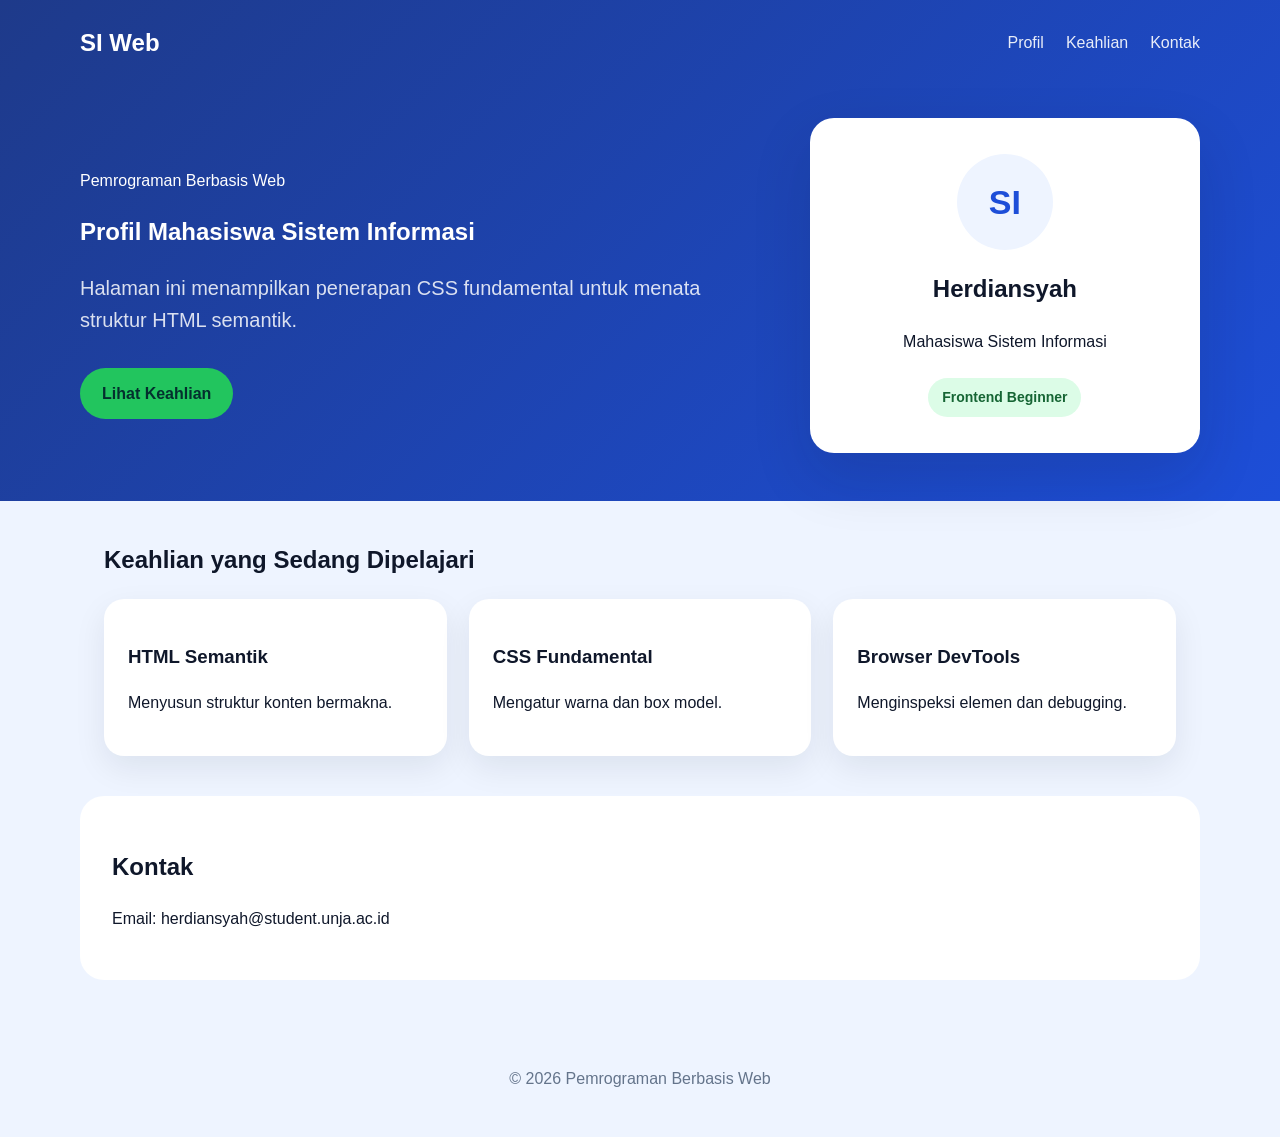
<file: Praktikum_Pweb_Herdiansyah_F1E125053/percobaan-01-profil-mahasiswa/index.html>
<!DOCTYPE html>
<html lang="id">
<head>
<meta charset="UTF-8">
<meta name="viewport" content="width=device-width, initial-scale=1.0">
<title>Profil Mahasiswa Sistem Informasi</title>
<link rel="stylesheet" href="styles.css">
</head>
<body>
<header class="site-header">
  <nav class="navbar" aria-label="Navigasi utama">
    <a class="brand" href="#">SI Web</a>
    <ul class="nav-links">
      <li><a href="#profil">Profil</a></li>
      <li><a href="#keahlian">Keahlian</a></li>
      <li><a href="#kontak">Kontak</a></li>
    </ul>
  </nav>
  <section class="hero" id="profil">
    <div class="hero-text">
      <p class="eyebrow">Pemrograman Berbasis Web</p>
      <h1>Profil Mahasiswa Sistem Informasi</h1>
      <p class="lead">Halaman ini menampilkan penerapan CSS fundamental untuk menata struktur HTML semantik.</p>
      <a class="button" href="#keahlian">Lihat Keahlian</a>
    </div>
    <div class="profile-card">
      <div class="avatar">SI</div>
      <h2>Herdiansyah</h2>
      <p>Mahasiswa Sistem Informasi</p>
      <span>Frontend Beginner</span>
    </div>
  </section>
</header>
<main>
  <section class="section" id="keahlian">
    <h2>Keahlian yang Sedang Dipelajari</h2>
    <div class="grid">
      <article class="card"><h3>HTML Semantik</h3><p>Menyusun struktur konten bermakna.</p></article>
      <article class="card"><h3>CSS Fundamental</h3><p>Mengatur warna dan box model.</p></article>
      <article class="card"><h3>Browser DevTools</h3><p>Menginspeksi elemen dan debugging.</p></article>
    </div>
  </section>
  <section class="section contact" id="kontak">
    <h2>Kontak</h2>
    <p>Email: herdiansyah@student.unja.ac.id</p>
  </section>
</main>
<footer class="footer"><p>&copy; 2026 Pemrograman Berbasis Web</p></footer>
</body>
</html>
</file>
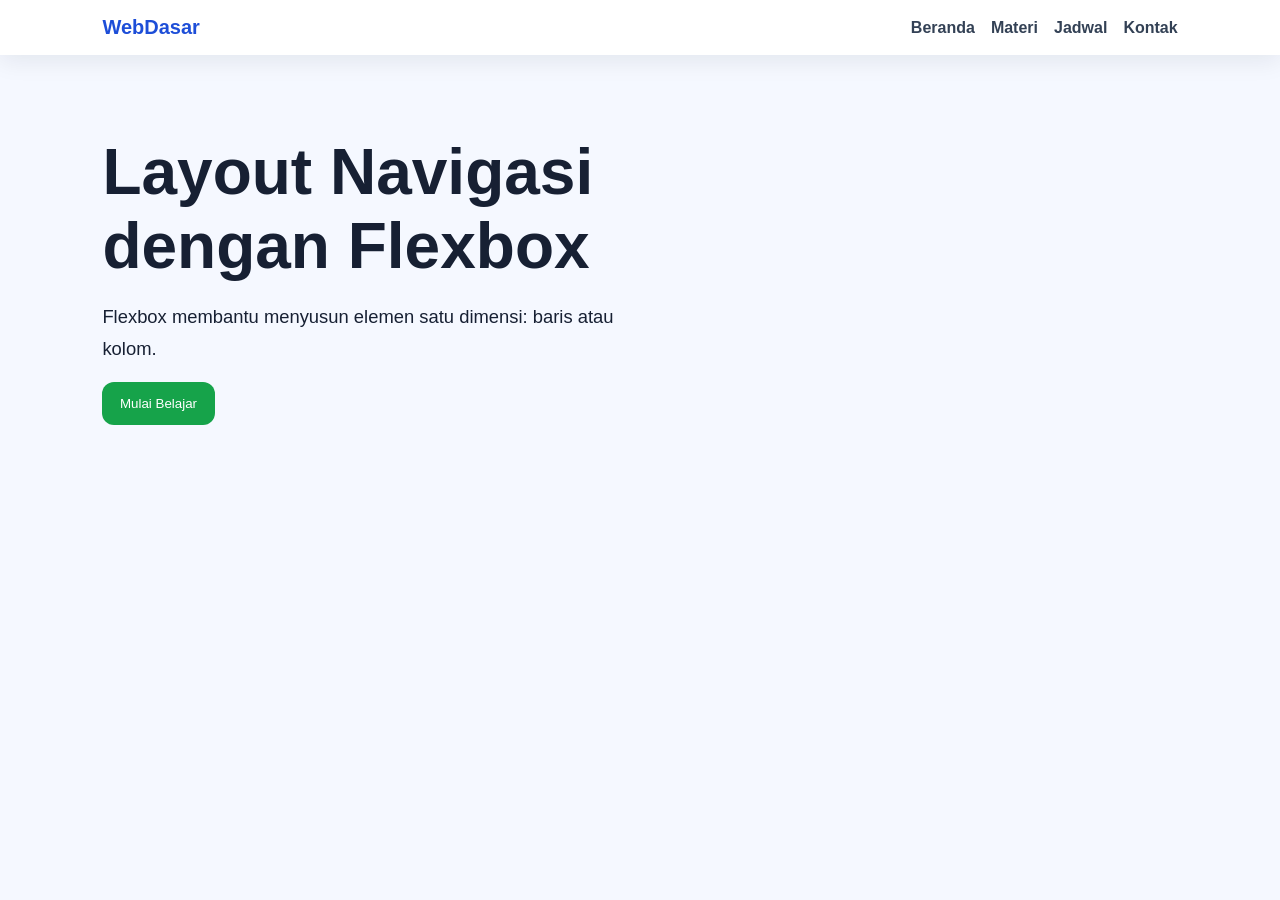
<file: Praktikum_Pweb_Herdiansyah_F1E125053/percobaan-02-flexbox/index.html>
<!DOCTYPE html>
<html lang="id">
<head>
  <meta charset="UTF-8" />
  <meta name="viewport" content="width=device-width, initial-scale=1.0" />
  <title>Contoh Flexbox Navbar</title>
  <link rel="stylesheet" href="style.css" />
</head>
<body>
  <header class="site-header">
    <a class="brand" href="#">WebDasar</a>
    <nav class="nav-menu" aria-label="Menu utama">
      <a href="#">Beranda</a>
      <a href="#">Materi</a>
      <a href="#">Jadwal</a>
      <a href="#">Kontak</a>
    </nav>
  </header>
  <main class="hero">
    <h1>Layout Navigasi dengan Flexbox</h1>
    <p>Flexbox membantu menyusun elemen satu dimensi: baris atau kolom.</p>
    <button>Mulai Belajar</button>
  </main>
</body>
</html>
</file>
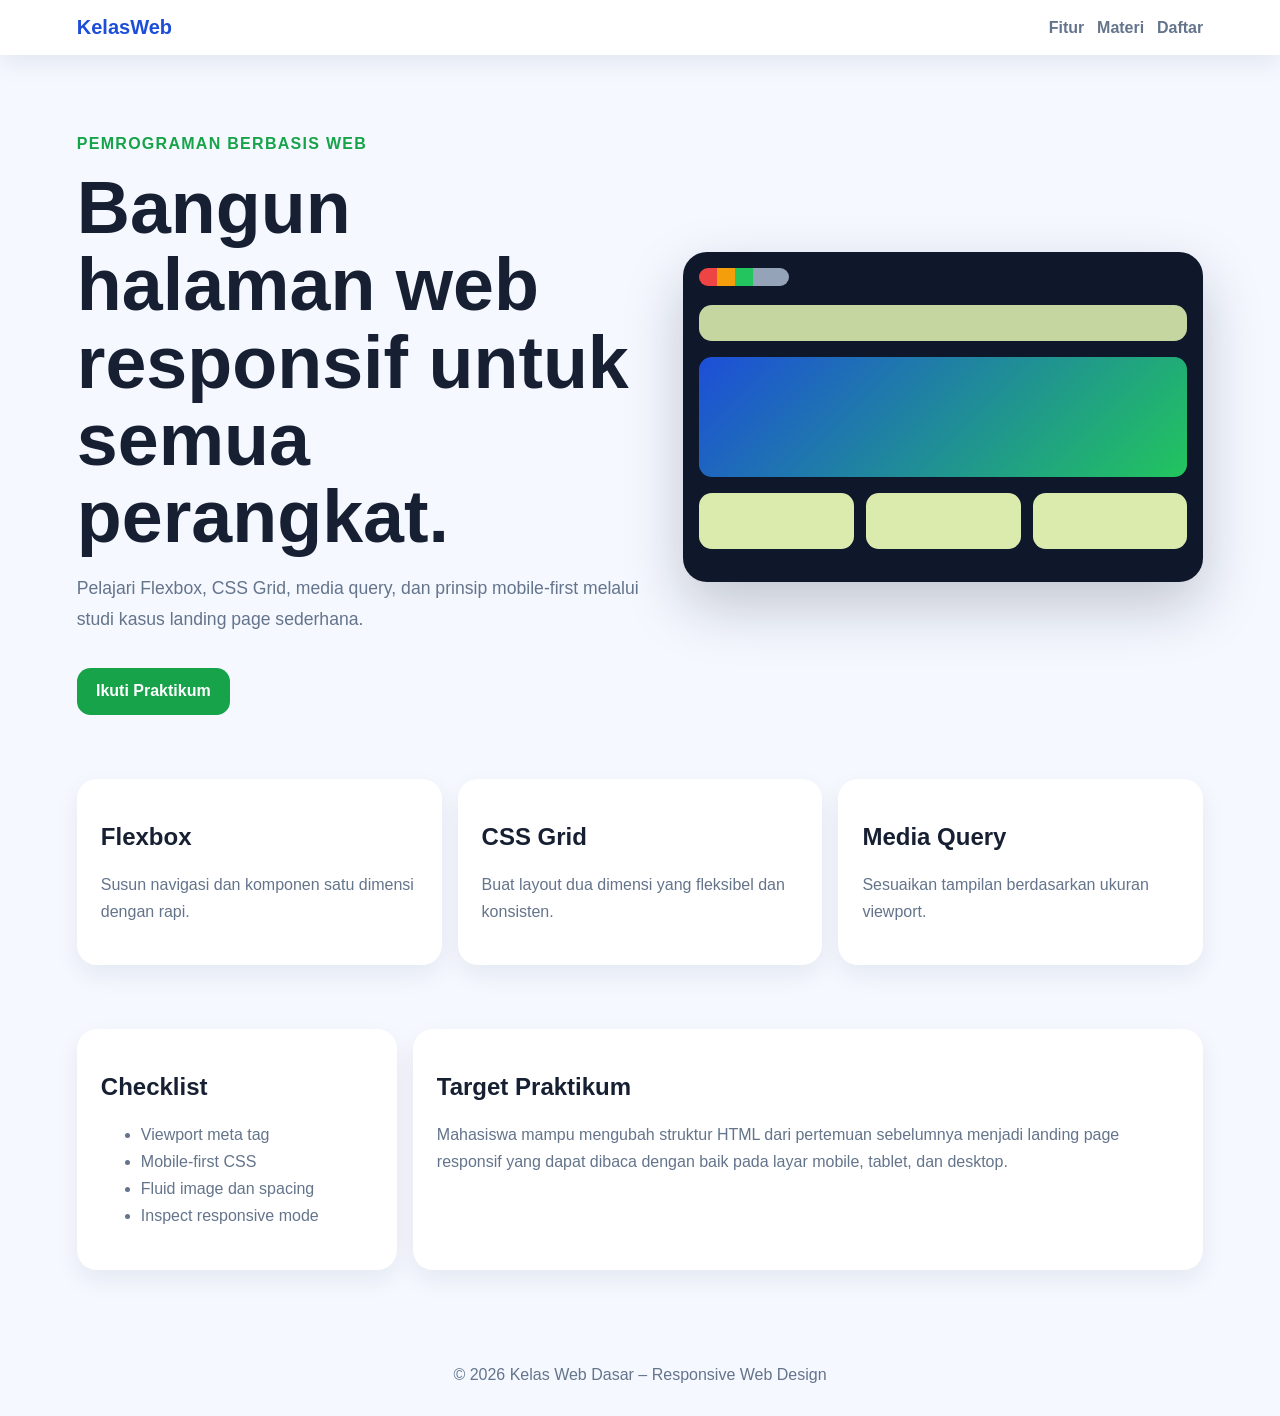
<file: Praktikum_Pweb_Herdiansyah_F1E125053/percobaan-03-responsive-lp/index.html>
<!DOCTYPE html>
<html lang="id">
<head>
  <meta charset="UTF-8" />
  <meta name="viewport" content="width=device-width, initial-scale=1.0" />
  <title>Kelas Web Dasar</title>
  <link rel="stylesheet" href="style.css" />
</head>
<body>
  <header class="topbar">
    <a class="brand" href="#">KelasWeb</a>
    <nav class="nav" aria-label="Menu utama">
      <a href="#fitur">Fitur</a>
      <a href="#materi">Materi</a>
      <a href="#daftar">Daftar</a>
    </nav>
  </header>
  <main>
    <section class="hero">
      <div class="hero-text">
        <p class="eyebrow">Pemrograman Berbasis Web</p>
        <h1>Bangun halaman web responsif untuk semua perangkat.</h1>
        <p class="lead">Pelajari Flexbox, CSS Grid, media query, dan prinsip mobile-first melalui studi kasus landing page sederhana.</p>
        <a class="btn" href="#daftar">Ikuti Praktikum</a>
      </div>
      <div class="device-card" aria-label="Ilustrasi tampilan responsif">
        <div class="browser-bar"></div>
        <div class="mock-nav"></div>
        <div class="mock-hero"></div>
        <div class="mock-grid"><span></span><span></span><span></span></div>
      </div>
    </section>
    <section id="fitur" class="features">
      <article><h2>Flexbox</h2><p>Susun navigasi dan komponen satu dimensi dengan rapi.</p></article>
      <article><h2>CSS Grid</h2><p>Buat layout dua dimensi yang fleksibel dan konsisten.</p></article>
      <article><h2>Media Query</h2><p>Sesuaikan tampilan berdasarkan ukuran viewport.</p></article>
    </section>
    <section id="materi" class="content-layout">
      <aside>
        <h2>Checklist</h2>
        <ul>
          <li>Viewport meta tag</li>
          <li>Mobile-first CSS</li>
          <li>Fluid image dan spacing</li>
          <li>Inspect responsive mode</li>
        </ul>
      </aside>
      <article>
        <h2>Target Praktikum</h2>
        <p>Mahasiswa mampu mengubah struktur HTML dari pertemuan sebelumnya menjadi landing page responsif yang dapat dibaca dengan baik pada layar mobile, tablet, dan desktop.</p>
      </article>
    </section>
  </main>
  <footer id="daftar">© 2026 Kelas Web Dasar – Responsive Web Design</footer>
</body>
</html>
</file>
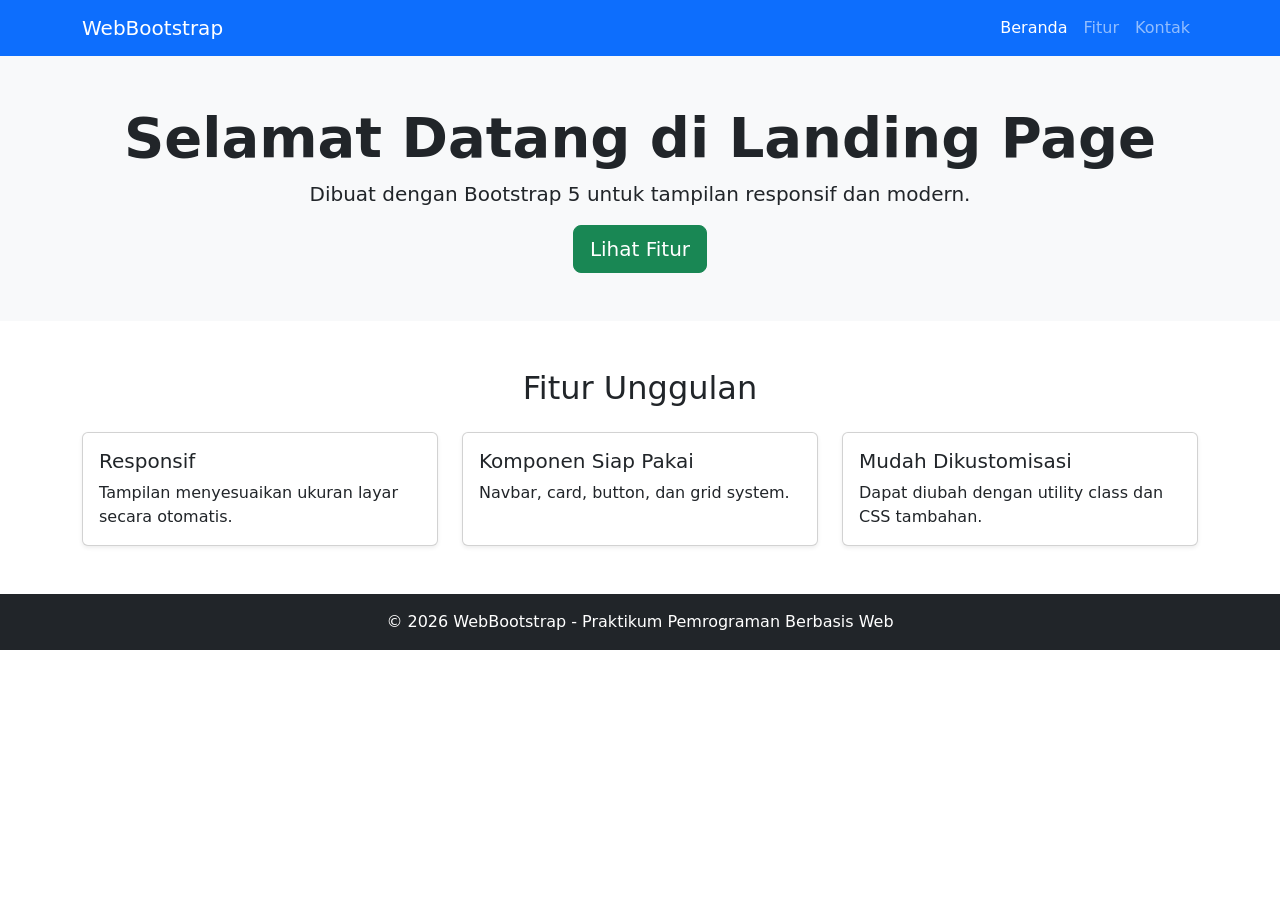
<file: Praktikum_Pweb_Herdiansyah_F1E125053/percobaan-04-bootstrap/index.html>
<!DOCTYPE html>
<html lang="id">
<head>
  <meta charset="UTF-8">
  <meta name="viewport" content="width=device-width, initial-scale=1.0">
  <title>Landing Page Bootstrap 5</title>
  <link href="https://cdn.jsdelivr.net/npm/bootstrap@5.3.3/dist/css/bootstrap.min.css" rel="stylesheet">
</head>
<body>
  <nav class="navbar navbar-expand-lg navbar-dark bg-primary">
    <div class="container">
      <a class="navbar-brand" href="#">WebBootstrap</a>
      <button class="navbar-toggler" type="button" data-bs-toggle="collapse" data-bs-target="#navbarNav">
        <span class="navbar-toggler-icon"></span>
      </button>
      <div class="collapse navbar-collapse" id="navbarNav">
        <ul class="navbar-nav ms-auto">
          <li class="nav-item"><a class="nav-link active" href="#">Beranda</a></li>
          <li class="nav-item"><a class="nav-link" href="#fitur">Fitur</a></li>
          <li class="nav-item"><a class="nav-link" href="#kontak">Kontak</a></li>
        </ul>
      </div>
    </div>
  </nav>

  <section class="bg-light text-center py-5">
    <div class="container">
      <h1 class="display-4 fw-bold">Selamat Datang di Landing Page</h1>
      <p class="lead">Dibuat dengan Bootstrap 5 untuk tampilan responsif dan modern.</p>
      <a href="#fitur" class="btn btn-success btn-lg">Lihat Fitur</a>
    </div>
  </section>

  <section id="fitur" class="py-5">
    <div class="container">
      <h2 class="text-center mb-4">Fitur Unggulan</h2>
      <div class="row g-4">
        <div class="col-md-4">
          <div class="card h-100 shadow-sm">
            <div class="card-body">
              <h5 class="card-title">Responsif</h5>
              <p class="card-text">Tampilan menyesuaikan ukuran layar secara otomatis.</p>
            </div>
          </div>
        </div>
        <div class="col-md-4">
          <div class="card h-100 shadow-sm">
            <div class="card-body">
              <h5 class="card-title">Komponen Siap Pakai</h5>
              <p class="card-text">Navbar, card, button, dan grid system.</p>
            </div>
          </div>
        </div>
        <div class="col-md-4">
          <div class="card h-100 shadow-sm">
            <div class="card-body">
              <h5 class="card-title">Mudah Dikustomisasi</h5>
              <p class="card-text">Dapat diubah dengan utility class dan CSS tambahan.</p>
            </div>
          </div>
        </div>
      </div>
    </div>
  </section>

  <footer id="kontak" class="bg-dark text-white text-center py-3">
    <p class="mb-0">&copy; 2026 WebBootstrap - Praktikum Pemrograman Berbasis Web</p>
  </footer>

  <script src="https://cdn.jsdelivr.net/npm/bootstrap@5.3.3/dist/js/bootstrap.bundle.min.js"></script>
</body>
</html>
</file>
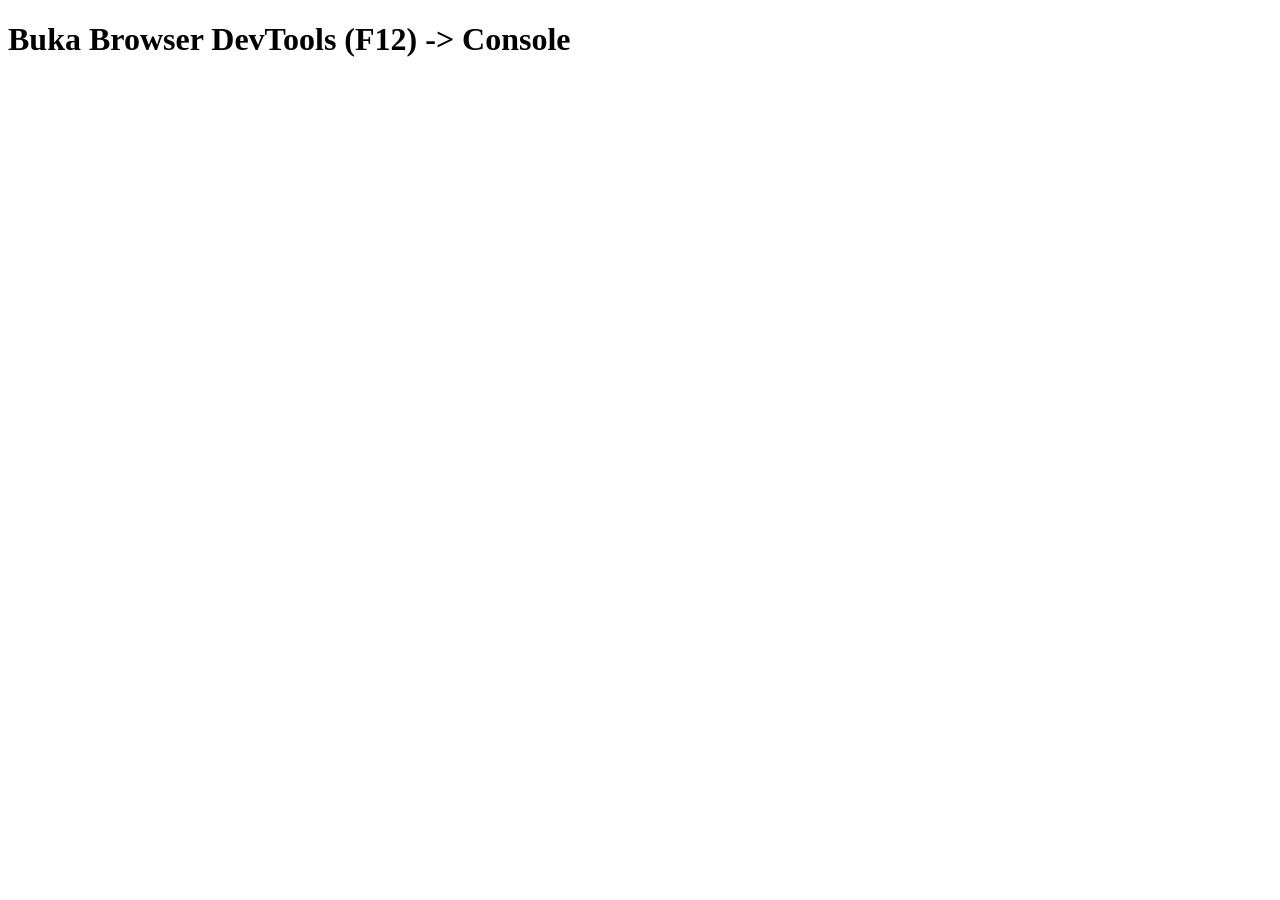
<file: Praktikum_Pweb_Herdiansyah_F1E125053/percobaan-06-console/index.html>
<!DOCTYPE html>
<html lang="id">
<head><meta charset="UTF-8"><title>JS Console Dasar</title></head>
<body>
<h1>Buka Browser DevTools (F12) -> Console</h1>
<script src="script.js"></script>
</body>
</html>
</file>
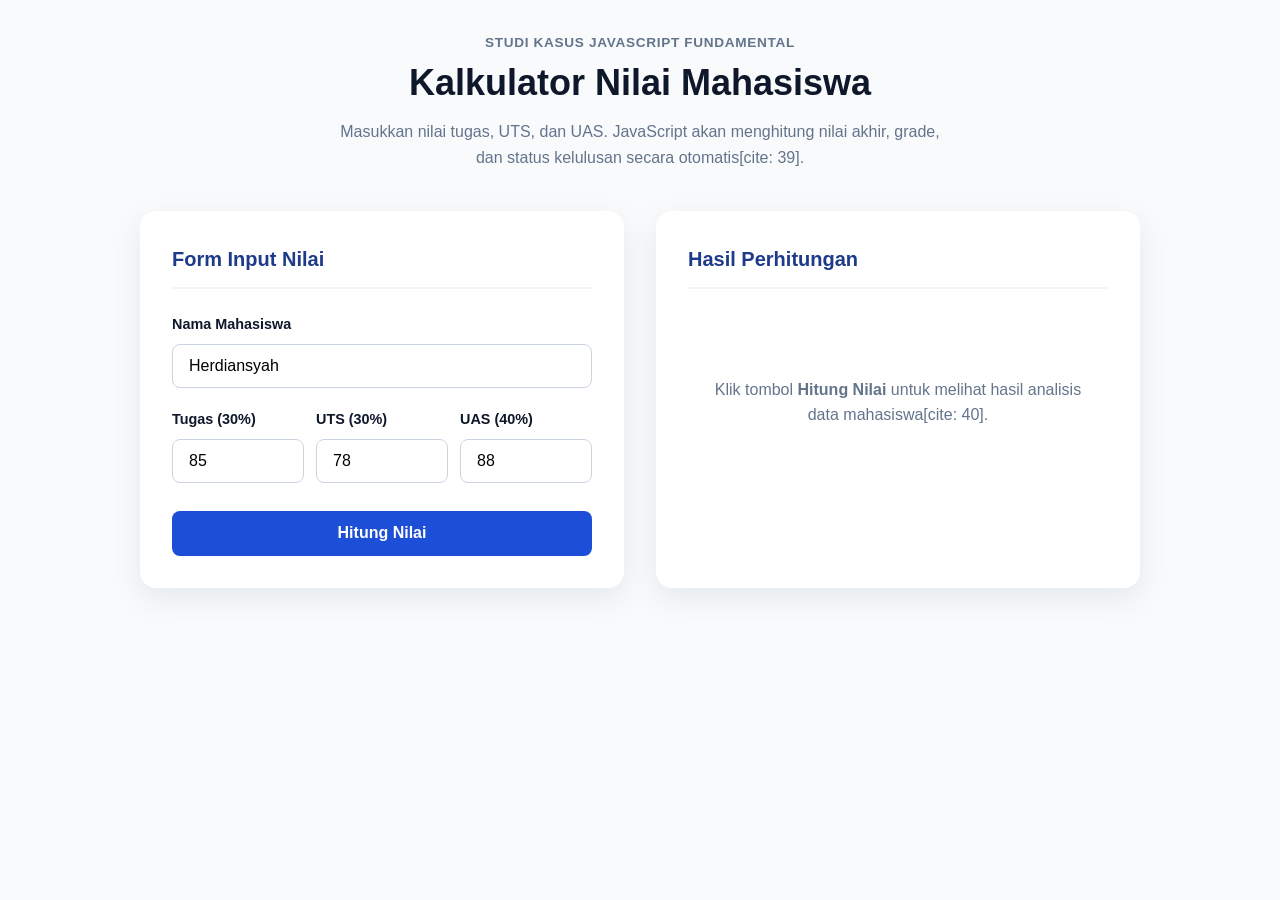
<file: Praktikum_Pweb_Herdiansyah_F1E125053/percobaan-07-kalkulator/index.html>
<!DOCTYPE html>
<html lang="id">
<head>
    <meta charset="UTF-8">
    <meta name="viewport" content="width=device-width, initial-scale=1.0">
    <title>Kalkulator Nilai Mahasiswa - Praktikum Web</title>
    <link rel="stylesheet" href="style.css">
</head>
<body>
    <main class="app-container">
        <!-- Bagian Intro -->
        <section class="intro">
            <p class="eyebrow">Studi Kasus JavaScript Fundamental</p>
            <h1>Kalkulator Nilai Mahasiswa</h1>
            <p>Masukkan nilai tugas, UTS, dan UAS. JavaScript akan menghitung nilai akhir, grade, dan status kelulusan secara otomatis[cite: 39].</p>
        </section>

        <!-- Bagian Panel Utama -->
        <section class="panel-grid">
            <!-- Form Input -->
            <div class="card-box form-card">
                <h2>Form Input Nilai</h2>
                <form id="formNilai">
                    <div class="input-group">
                        <label for="nama">Nama Mahasiswa</label>
                        <input id="nama" type="text" value="Herdiansyah" required>
                    </div>

                    <div class="input-row">
                        <div class="input-group">
                            <label for="tugas">Tugas (30%)</label>
                            <input id="tugas" type="number" min="0" max="100" value="85" required>
                        </div>
                        <div class="input-group">
                            <label for="uts">UTS (30%)</label>
                            <input id="uts" type="number" min="0" max="100" value="78" required>
                        </div>
                        <div class="input-group">
                            <label for="uas">UAS (40%)</label>
                            <input id="uas" type="number" min="0" max="100" value="88" required>
                        </div>
                    </div>

                    <button type="submit" class="btn-submit">Hitung Nilai</button>
                </form>
            </div>

            <!-- Panel Output Hasil -->
            <div class="card-box result-card" id="hasilPanel">
                <h2>Hasil Perhitungan</h2>
                <div class="placeholder-text">
                    <p>Klik tombol <strong>Hitung Nilai</strong> untuk melihat hasil analisis data mahasiswa[cite: 40].</p>
                </div>
            </div>
        </section>
    </main>

    <script src="script.js"></script>
</body>
</html>
</file>
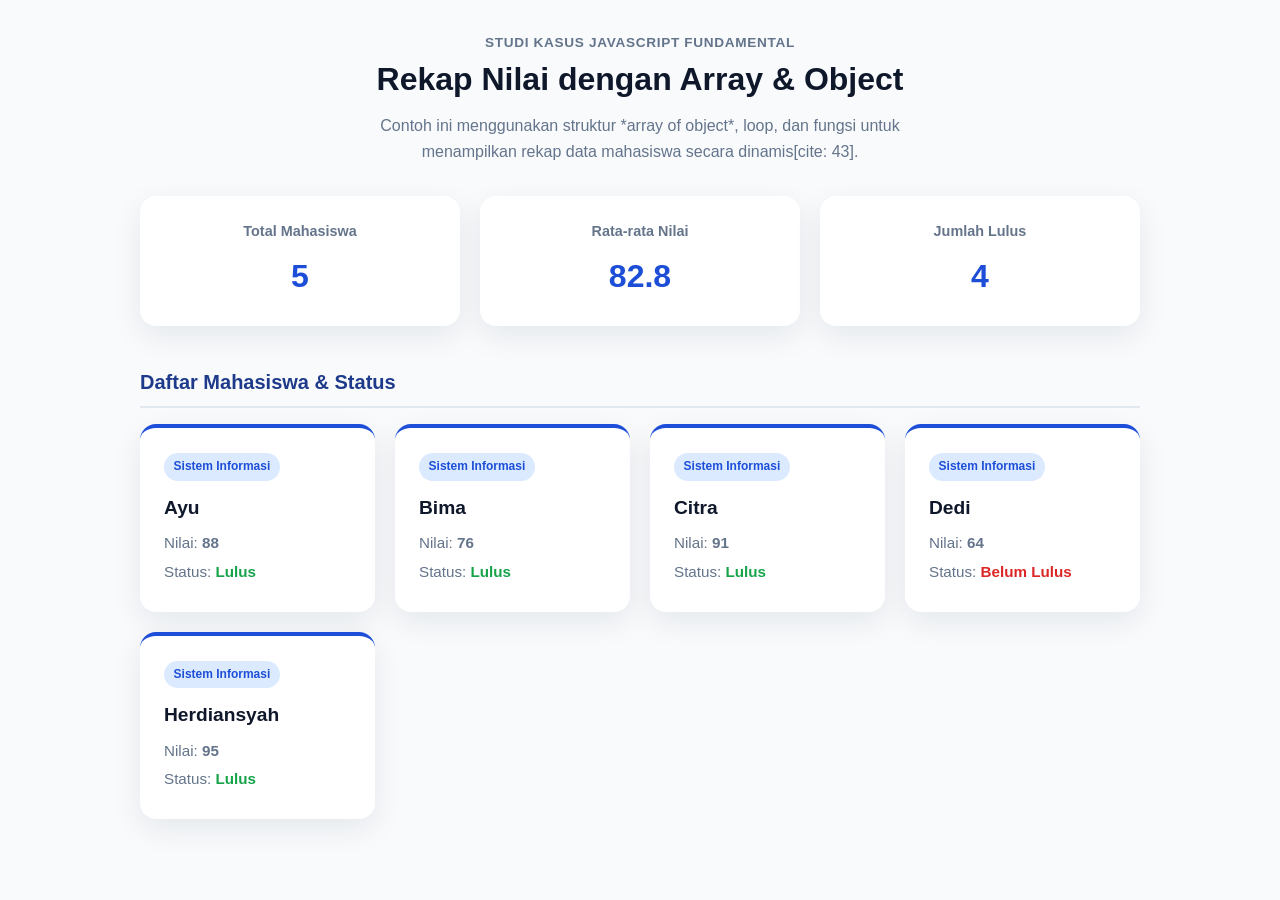
<file: Praktikum_Pweb_Herdiansyah_F1E125053/percobaan-08-array-objek/index.html>
<!DOCTYPE html>
<html lang="id">
<head>
    <meta charset="UTF-8">
    <meta name="viewport" content="width=device-width, initial-scale=1.0">
    <title>Rekap Nilai Mahasiswa (Array & Object)</title>
    <link rel="stylesheet" href="style.css">
</head>
<body>
    <main class="app-container">
        <!-- Bagian Header / Intro -->
        <section class="intro">
            <p class="eyebrow">Studi Kasus JavaScript Fundamental</p>
            <h1>Rekap Nilai dengan Array & Object</h1>
            <p>Contoh ini menggunakan struktur *array of object*, loop, dan fungsi untuk menampilkan rekap data mahasiswa secara dinamis[cite: 43].</p>
        </section>

        <!-- Panel Ringkasan / Statistik -->
        <section id="ringkasan" class="stats-grid">
            <!-- Data ringkasan akan dimasukkan lewat JavaScript -->
        </section>

        <!-- Bagian Daftar Kartu Mahasiswa -->
        <section class="content-section">
            <h2>Daftar Mahasiswa & Status</h2>
            <div id="daftar" class="cards-grid">
                <!-- Kartu mahasiswa akan dirender secara otomatis di sini -->
            </div>
        </section>
    </main>

    <script src="script.js"></script>
</body>
</html>
</file>
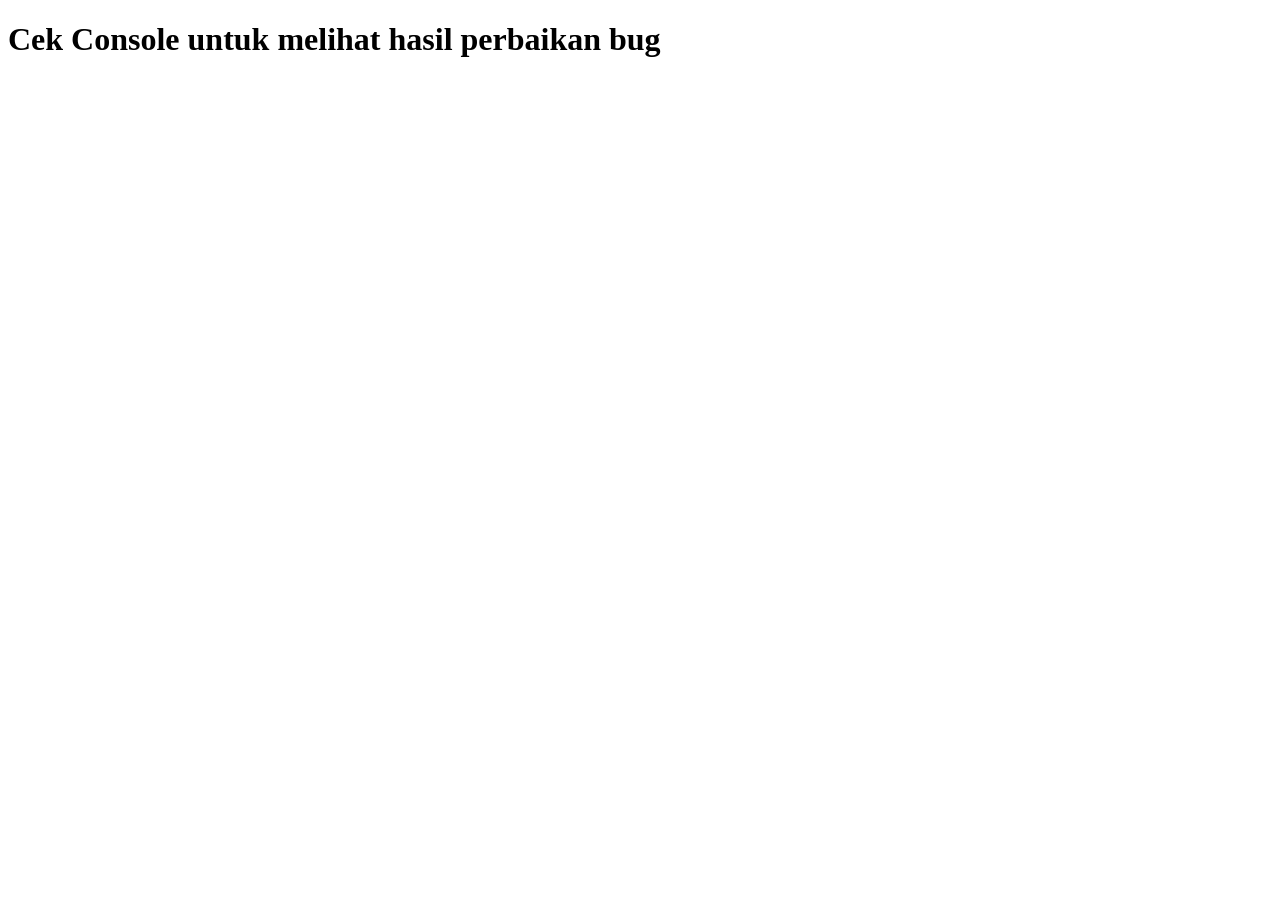
<file: Praktikum_Pweb_Herdiansyah_F1E125053/percobaan-09-debugging/index.html>
<!DOCTYPE html>
<html lang="id">
<head><meta charset="UTF-8"><title>Debugging</title></head>
<body><h1>Cek Console untuk melihat hasil perbaikan bug</h1><script src="script.js"></script></body>
</html>
</file>
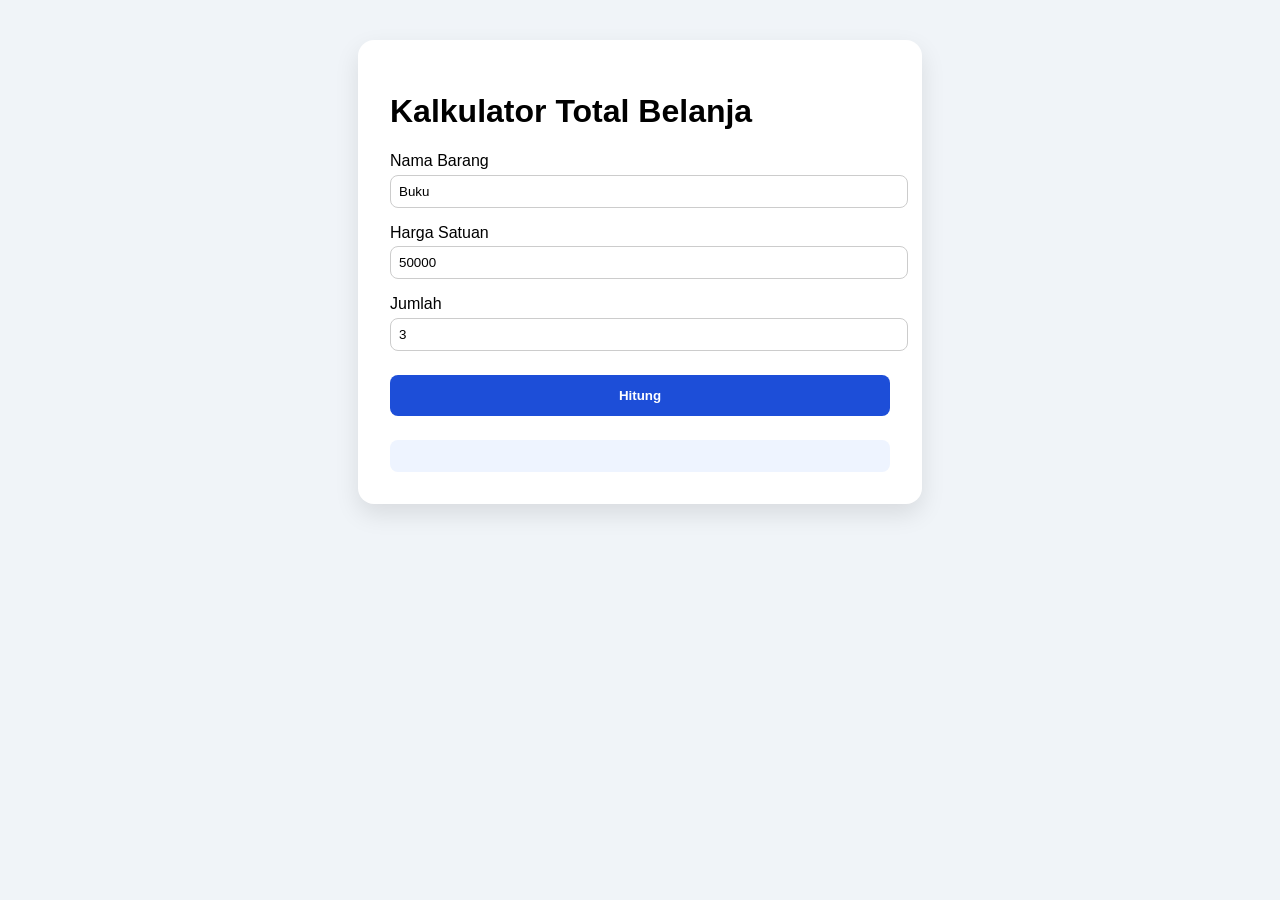
<file: Praktikum_Pweb_Herdiansyah_F1E125053/percobaan-10-latihan/index.html>
<!DOCTYPE html>
<html lang="id">
<head>
  <meta charset="UTF-8">
  <meta name="viewport" content="width=device-width, initial-scale=1.0">
  <title>Kalkulator Total Belanja dan Diskon</title>
  <style>
    body { font-family: Arial, sans-serif; background: #f0f4f8; padding: 2rem; }
    .container { max-width: 500px; margin: 0 auto; background: white; padding: 2rem; border-radius: 1rem; box-shadow: 0 10px 25px rgba(0,0,0,0.1); }
    label { display: block; margin-top: 1rem; }
    input { width: 100%; padding: 0.5rem; margin-top: 0.3rem; border: 1px solid #ccc; border-radius: 0.5rem; }
    button { margin-top: 1.5rem; background: #1d4ed8; color: white; border: none; padding: 0.8rem; border-radius: 0.5rem; width: 100%; font-weight: bold; cursor: pointer; }
    #hasil { margin-top: 1.5rem; padding: 1rem; background: #eef4ff; border-radius: 0.5rem; }
  </style>
</head>
<body>
  <div class="container">
    <h1>Kalkulator Total Belanja</h1>
    <form id="formBelanja">
      <label for="namaBarang">Nama Barang</label>
      <input id="namaBarang" type="text" value="Buku" required>
      <label for="harga">Harga Satuan</label>
      <input id="harga" type="number" min="0" value="50000" required>
      <label for="jumlah">Jumlah</label>
      <input id="jumlah" type="number" min="1" value="3" required>
      <button type="submit">Hitung</button>
    </form>
    <div id="hasil"></div>
  </div>
  <script src="script.js"></script>
</body>
</html>
</file>
<file: Praktikum_Pweb_Herdiansyah_F1E125053/percobaan-01-profil-mahasiswa/styles.css>
:root {
  --primary: #1d4ed8; --primary-dark: #1e3a8a; --accent: #22c55e;
  --text: #0f172a; --muted: #64748b; --surface: #ffffff; --bg: #eef4ff;
  --radius: 24px; --shadow: 0 24px 60px rgba(15, 23, 42, 0.14);
}
* { box-sizing: border-box; }
html { scroll-behavior: smooth; }
body { margin: 0; font-family: Arial, sans-serif; color: var(--text); background: var(--bg); line-height: 1.6; }
.site-header { background: linear-gradient(135deg, var(--primary-dark), var(--primary)); color: white; padding: 24px; }
.navbar { max-width: 1120px; margin: 0 auto; display: flex; align-items: center; justify-content: space-between; }
.brand { font-weight: 800; font-size: 24px; text-decoration: none; color: white; }
.nav-links { list-style: none; display: flex; gap: 22px; padding: 0; margin: 0; }
.nav-links a { text-decoration: none; color: rgba(255,255,255,0.9); }
.hero { max-width: 1120px; margin: 56px auto 24px; display: grid; grid-template-columns: 1.6fr 0.9fr; gap: 36px; align-items: center; }
.lead { max-width: 680px; font-size: 20px; color: rgba(255,255,255,0.84); }
.button { display: inline-block; margin-top: 12px; padding: 13px 22px; background: var(--accent); color: #042f2e; border-radius: 999px; font-weight: 700; text-decoration: none; }
.profile-card { background: var(--surface); color: var(--text); border-radius: var(--radius); padding: 36px; box-shadow: var(--shadow); text-align: center; }
.avatar { width: 96px; height: 96px; margin: 0 auto 18px; display: grid; place-items: center; border-radius: 50%; background: var(--bg); color: var(--primary); font-size: 34px; font-weight: 800; }
.profile-card span { display: inline-block; margin-top: 8px; padding: 8px 14px; background: #dcfce7; color: #166534; border-radius: 999px; font-size: 14px; font-weight: 700; }
.section { max-width: 1120px; margin: 40px auto; padding: 0 24px; }
.grid { display: grid; grid-template-columns: repeat(3, 1fr); gap: 22px; }
.card { background: var(--surface); border-radius: 20px; padding: 24px; box-shadow: 0 12px 32px rgba(15,23,42,0.08); }
.contact { background: white; border-radius: var(--radius); padding: 32px; }
.footer { text-align: center; color: var(--muted); padding: 30px; }
@media (max-width: 760px) {
  .navbar, .nav-links { align-items: flex-start; flex-direction: column; }
  .hero, .grid { grid-template-columns: 1fr; }
}
</file>
<file: Praktikum_Pweb_Herdiansyah_F1E125053/percobaan-02-flexbox/style.css>
* { box-sizing: border-box; }
body { margin: 0; font-family: Arial, sans-serif; background: #f5f8ff; color: #172033; }
.site-header {
  display: flex;
  justify-content: space-between;
  align-items: center;
  gap: 1rem;
  padding: 1rem 8%;
  background: white;
  box-shadow: 0 6px 24px rgba(15, 23, 42, .08);
}
.brand { font-weight: 800; color: #1d4ed8; text-decoration: none; font-size: 1.25rem; }
.nav-menu { display: flex; gap: 1rem; flex-wrap: wrap; }
.nav-menu a { text-decoration: none; color: #334155; font-weight: 600; }
.hero { padding: 5rem 8%; max-width: 760px; }
.hero h1 { font-size: clamp(2rem, 5vw, 4rem); margin: 0 0 1rem; }
.hero p { font-size: 1.15rem; line-height: 1.7; }
button { background: #16a34a; color: white; border: 0; padding: .85rem 1.1rem; border-radius: .75rem; }
@media (max-width: 640px) {
  .site-header { flex-direction: column; align-items: flex-start; }
  .nav-menu { flex-direction: column; }
}
</file>
<file: Praktikum_Pweb_Herdiansyah_F1E125053/percobaan-03-responsive-lp/style.css>
:root {
  --primary: #1d4ed8;
  --accent: #16a34a;
  --text: #172033;
  --muted: #64748b;
  --surface: #ffffff;
  --bg: #f5f8ff;
  --radius: 1.25rem;
}
* { box-sizing: border-box; }
html { scroll-behavior: smooth; }
body { margin: 0; font-family: Arial, sans-serif; background: var(--bg); color: var(--text); }
a { color: inherit; }
.topbar {
  display: flex;
  flex-direction: column;
  align-items: flex-start;
  gap: 1rem;
  padding: 1rem 6%;
  background: var(--surface);
  box-shadow: 0 8px 24px rgb(15, 23, 42, .08);
}
.brand { font-weight: 800; color: var(--primary); text-decoration: none; font-size: 1.25rem; }
.nav { display: flex; flex-direction: column; gap: .8rem; }
.nav a { text-decoration: none; color: var(--muted); font-weight: 700; }
.hero { display: grid; gap: 2rem; align-items: center; padding: 4rem 6%; }
.eyebrow { color: var(--accent); font-weight: 800; text-transform: uppercase; letter-spacing: .08em; }
h1 { font-size: clamp(2.1rem, 8vw, 4.6rem); line-height: 1.05; margin: .4rem 0 1rem; }
.lead { color: var(--muted); font-size: 1.1rem; line-height: 1.75; max-width: 620px; }
.btn { display: inline-block; background: var(--accent); color: white; text-decoration: none; padding: .9rem 1.2rem; border-radius: .85rem; font-weight: 800; margin-top: 1rem; }
.device-card { background: #0f172a; border-radius: 1.5rem; padding: 1rem; min-height: 330px; box-shadow: 0 24px 60px rgb(15, 23, 42, .22); }
.browser-bar { height: 18px; width: 90px; border-radius: 999px; background: linear-gradient(90deg, #ef4444 0 20%, #f59e0b 20% 40%, #22c55e 40% 60%, #94a3b8 60%); margin-bottom: 1.2rem; }
.mock-nav, .mock-hero, .mock-grid span { border-radius: .8rem; background: #dbebae; display: block; }
.mock-nav { height: 36px; opacity: .9; }
.mock-hero { height: 120px; margin: 1rem 0; background: linear-gradient(135deg, #1d4ed8, #22c55e); }
.mock-grid { display: grid; grid-template-columns: 1fr; gap: .75rem; }
.mock-grid span { height: 56px; }
.features { display: grid; grid-template-columns: 1fr; gap: 1rem; padding: 0 6% 4rem; }
.features article, .content-layout > * { background: var(--surface); border-radius: var(--radius); padding: 1.5rem; box-shadow: 0 10px 24px rgb(15, 23, 42, .07); }
.features p, .content-layout p, li { color: var(--muted); line-height: 1.7; }
.content-layout { display: grid; grid-template-columns: 1fr; gap: 1rem; padding: 0 6% 4rem; }
footer { text-align: center; color: var(--muted); padding: 2rem 6%; }
@media (min-width: 700px) {
  .topbar { flex-direction: row; justify-content: space-between; align-items: center; }
  .nav { flex-direction: row; }
  .features { grid-template-columns: repeat(3, 1fr); }
  .mock-grid { grid-template-columns: repeat(3, 1fr); }
}
@media (min-width: 980px) {
  .hero { grid-template-columns: 1.05fr .95fr; min-height: 72vh; }
  .content-layout { grid-template-columns: 320px 1fr; }
}
</file>
<file: Praktikum_Pweb_Herdiansyah_F1E125053/percobaan-07-kalkulator/style.css>
:root {
    --primary: #1d4ed8;
    --primary-dark: #1e3a8a;
    --accent: #22c55e;
    --bg-color: #f8fafc;
    --card-bg: #ffffff;
    --text-main: #0f172a;
    --text-muted: #64748b;
    --radius: 16px;
    --shadow: 0 10px 30px rgba(15, 23, 42, 0.08);
}

* {
    box-sizing: border-box;
}

body {
    margin: 0;
    font-family: 'Segoe UI', Arial, sans-serif;
    background-color: var(--bg-color);
    color: var(--text-main);
    line-height: 1.6;
    padding: 2rem 1rem;
}

.app-container {
    max-width: 1000px;
    margin: 0 auto;
}

.intro {
    text-align: center;
    margin-bottom: 2.5rem;
}

.eyebrow {
    color: var(--primary);
    font-weight: 700;
    text-transform: uppercase;
    font-size: 0.85rem;
    letter-spacing: 0.05em;
    margin-bottom: 0.5rem;
}

.intro h1 {
    font-size: 2.25rem;
    color: var(--text-main);
    margin: 0 0 0.5rem 0;
}

.intro p {
    color: var(--text-muted);
    max-width: 600px;
    margin: 0 auto;
}

.panel-grid {
    display: grid;
    grid-template-columns: 1fr 1fr;
    gap: 2rem;
}

.card-box {
    background: var(--card-bg);
    padding: 2rem;
    border-radius: var(--radius);
    box-shadow: var(--shadow);
}

.card-box h2 {
    font-size: 1.25rem;
    margin-top: 0;
    margin-bottom: 1.5rem;
    color: var(--primary-dark);
    border-bottom: 2px solid #f1f5f9;
    padding-bottom: 0.75rem;
}

.input-group {
    margin-bottom: 1.25rem;
}

.input-group label {
    display: block;
    font-weight: 600;
    font-size: 0.9rem;
    margin-bottom: 0.5rem;
    color: var(--text-main);
}

.input-group input {
    width: 100%;
    padding: 0.75rem 1rem;
    border: 1px solid #cbd5e1;
    border-radius: 8px;
    font-size: 1rem;
    outline: none;
    transition: border-color 0.2s;
}

.input-group input:focus {
    border-color: var(--primary);
    box-shadow: 0 0 0 3px rgba(29, 78, 216, 0.1);
}

.input-row {
    display: grid;
    grid-template-columns: repeat(3, 1fr);
    gap: 0.75rem;
}

.btn-submit {
    width: 100%;
    background-color: var(--primary);
    color: white;
    border: none;
    padding: 0.85rem;
    font-size: 1rem;
    font-weight: 700;
    border-radius: 8px;
    cursor: pointer;
    transition: background-color 0.2s;
    margin-top: 0.5rem;
}

.btn-submit:hover {
    background-color: var(--primary-dark);
}

/* Bagian Output */
.placeholder-text {
    color: var(--text-muted);
    text-align: center;
    padding: 3rem 1rem;
}

.result-content h3 {
    margin-top: 0;
    color: var(--text-main);
}

.score-display {
    font-size: 2.5rem;
    font-weight: 800;
    color: var(--primary);
    margin: 0.5rem 0;
}

.status-badge {
    display: inline-block;
    padding: 0.35rem 0.85rem;
    border-radius: 999px;
    font-weight: 700;
    font-size: 0.85rem;
    margin-bottom: 1rem;
}

.status-lulus {
    background-color: #dcfce7;
    color: #166534;
}

.status-remedial {
    background-color: #fee2e2;
    color: #991b1b;
}

.detail-list {
    background: #f8fafc;
    padding: 1rem;
    border-radius: 8px;
    margin-top: 1rem;
}

.detail-item {
    display: flex;
    justify-content: space-between;
    margin-bottom: 0.5rem;
    font-size: 0.95rem;
}

.detail-item:last-child {
    margin-bottom: 0;
}

/* Responsif Mobile */
@media (max-width: 768px) {
    .panel-grid {
        grid-template-columns: 1fr;
    }
}
</file>
<file: Praktikum_Pweb_Herdiansyah_F1E125053/percobaan-08-array-objek/style.css>
:root {
    --primary: #1d4ed8;
    --primary-dark: #1e3a8a;
    --accent: #16a34a;
    --bg-color: #f8fafc;
    --card-bg: #ffffff;
    --text-main: #0f172a;
    --text-muted: #64748b;
    --radius: 16px;
    --shadow: 0 10px 30px rgba(15, 23, 42, 0.08);
}

* {
    box-sizing: border-box;
}

body {
    margin: 0;
    font-family: 'Segoe UI', Arial, sans-serif;
    background-color: var(--bg-color);
    color: var(--text-main);
    line-height: 1.6;
    padding: 2rem 1rem;
}

.app-container {
    max-width: 1000px;
    margin: 0 auto;
}

.intro {
    text-align: center;
    margin-bottom: 2rem;
}

.eyebrow {
    color: var(--primary);
    font-weight: 700;
    text-transform: uppercase;
    font-size: 0.85rem;
    letter-spacing: 0.05em;
    margin-bottom: 0.5rem;
}

.intro h1 {
    font-size: 2rem;
    color: var(--text-main);
    margin: 0 0 0.5rem 0;
}

.intro p {
    color: var(--text-muted);
    max-width: 600px;
    margin: 0 auto;
}

/* Grid Statistik Ringkasan */
.stats-grid {
    display: grid;
    grid-template-columns: repeat(3, 1fr);
    gap: 1.25rem;
    margin-bottom: 2.5rem;
}

.stats-grid article {
    background: var(--card-bg);
    padding: 1.5rem;
    border-radius: var(--radius);
    box-shadow: var(--shadow);
    text-align: center;
}

.stats-grid article p {
    margin: 0 0 0.5rem 0;
    font-size: 0.9rem;
    color: var(--text-muted);
    font-weight: 600;
}

.stats-grid article strong {
    font-size: 2rem;
    color: var(--primary);
}

/* Section Daftar Kartu */
.content-section h2 {
    font-size: 1.25rem;
    color: var(--primary-dark);
    margin-bottom: 1rem;
    border-bottom: 2px solid #e2e8f0;
    padding-bottom: 0.5rem;
}

.cards-grid {
    display: grid;
    grid-template-columns: repeat(auto-fit, minmax(220px, 1fr));
    gap: 1.25rem;
}

/* Kartu Mahasiswa Individual */
.card {
    background: var(--card-bg);
    border-radius: var(--radius);
    padding: 1.5rem;
    box-shadow: var(--shadow);
    position: relative;
    border-top: 4px solid var(--primary);
    transition: transform 0.2s;
}

.card:hover {
    transform: translateY(-4px);
}

.badge {
    display: inline-block;
    background: #dbeafe;
    color: var(--primary);
    padding: 0.25rem 0.6rem;
    font-size: 0.75rem;
    font-weight: 700;
    border-radius: 999px;
    margin-bottom: 0.75rem;
}

.card h3 {
    margin: 0 0 0.5rem 0;
    font-size: 1.2rem;
    color: var(--text-main);
}

.card p {
    margin: 0.25rem 0;
    color: var(--text-muted);
    font-size: 0.95rem;
}

.status-lulus {
    color: var(--accent);
    font-weight: 700;
}

.status-belum {
    color: #dc2626;
    font-weight: 700;
}

/* Responsif Mobile */
@media (max-width: 768px) {
    .stats-grid {
        grid-template-columns: 1fr;
    }
}
</file>
